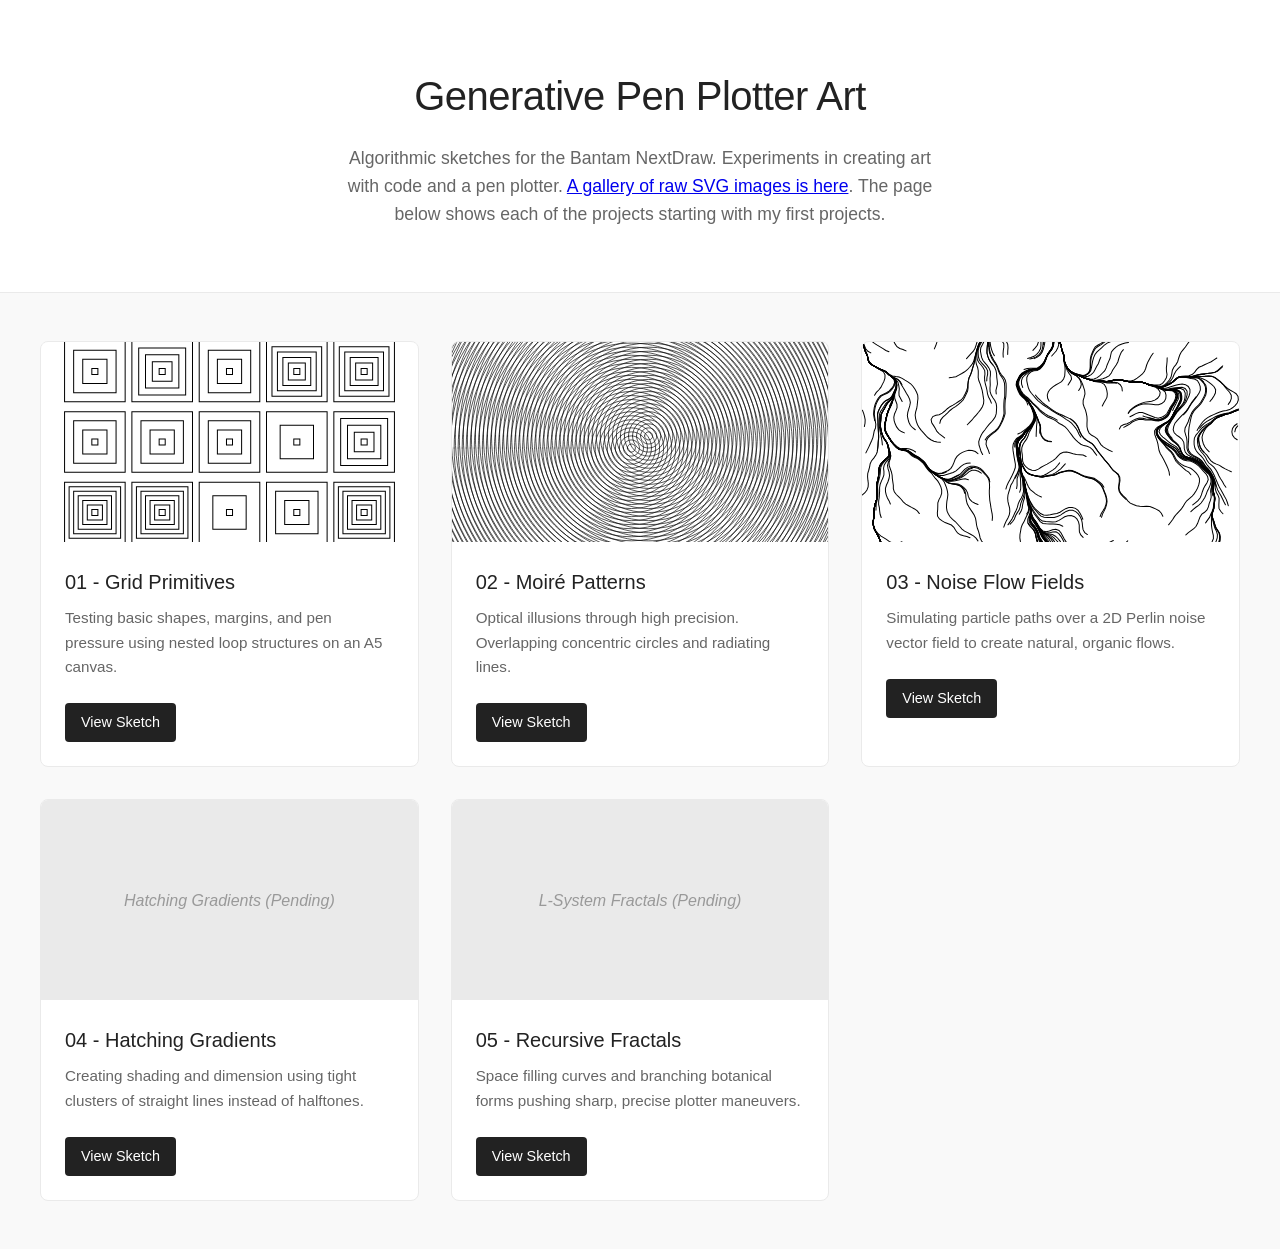
<file: index.html>
<!DOCTYPE html>
<html lang="en">

<head>
    <meta charset="UTF-8">
    <meta name="viewport" content="width=device-width, initial-scale=1.0">
    <title>Pen Plotter Generative Art Portfolio</title>
    <link rel="stylesheet" href="./assets/style.css">
</head>

<body>
    <header>
        <h1>Generative Pen Plotter Art</h1>
        <p>Algorithmic sketches for the Bantam NextDraw.
            Experiments in creating art with code and a pen plotter.
            <a href="gallery.html">A gallery of raw SVG images is here</a>.
            The page below shows each of the projects starting with my first projects.
        </p>
    </header>

    <main class="container">
        <div class="grid">
            <!-- Project 01 -->
            <div class="card">
                <img class="card-image" src="./projects/01-grid-primitives/output.svg" alt="Grid & Geometry Plot">
                <div class="card-content">
                    <h2>01 - Grid Primitives</h2>
                    <p>Testing basic shapes, margins, and pen pressure using nested loop structures on an A5 canvas.</p>
                    <a href="./projects/01-grid-primitives/" class="card-link">View Sketch</a>
                </div>
            </div>

            <!-- Project 02 -->
            <div class="card">
                <img class="card-image" src="./projects/02-moire-patterns/output.svg" alt="Moiré Patterns"
                    onerror="this.outerHTML='<div class=\'card-image\'>Moiré Patterns (Pending)</div>'">
                <div class="card-content">
                    <h2>02 - Moiré Patterns</h2>
                    <p>Optical illusions through high precision. Overlapping concentric circles and radiating lines.</p>
                    <a href="./projects/02-moire-patterns/" class="card-link">View Sketch</a>
                </div>
            </div>

            <!-- Project 03 -->
            <div class="card">
                <img class="card-image" src="./projects/03-noise-flow-field/output.svg" alt="Noise Flow Fields"
                    onerror="this.outerHTML='<div class=\'card-image\'>Noise Flow Fields (Pending)</div>'">
                <div class="card-content">
                    <h2>03 - Noise Flow Fields</h2>
                    <p>Simulating particle paths over a 2D Perlin noise vector field to create natural, organic flows.
                    </p>
                    <a href="./projects/03-noise-flow-field/" class="card-link">View Sketch</a>
                </div>
            </div>
            <div class="card">
                <div class="card-image">Hatching Gradients (Pending)</div>
                <div class="card-content">
                    <h2>04 - Hatching Gradients</h2>
                    <p>Creating shading and dimension using tight clusters of straight lines instead of halftones.</p>
                    <a href="#" class="card-link" onclick="alert('Coming soon!')">View Sketch</a>
                </div>
            </div>

            <div class="card">
                <div class="card-image">L-System Fractals (Pending)</div>
                <div class="card-content">
                    <h2>05 - Recursive Fractals</h2>
                    <p>Space filling curves and branching botanical forms pushing sharp, precise plotter maneuvers.</p>
                    <a href="#" class="card-link" onclick="alert('Coming soon!')">View Sketch</a>
                </div>
            </div>
            <!---
            <div class="card">
                <div class="card-image">Truchet Tiles (Pending)</div>
                <div class="card-content">
                    <h2>06 - Truchet Tiles</h2>
                    <p>Patterned tessellations using diagonal arrays to demonstrate alignment and cell grids.</p>
                    <a href="#" class="card-link" onclick="alert('Coming soon!')">View Sketch</a>
                </div>
            </div>

            <div class="card">
                <div class="card-image">Delaunay / Voronoi (Pending)</div>
                <div class="card-content">
                    <h2>07 - Voronoi Triangulation</h2>
                    <p>Scattering random points across the canvas and visualizing their structural relationships.</p>
                    <a href="#" class="card-link" onclick="alert('Coming soon!')">View Sketch</a>
                </div>
            </div>

            <div class="card">
                <div class="card-image">Contour Lines (Pending)</div>
                <div class="card-content">
                    <h2>08 - Topography Contours</h2>
                    <p>Marching squares algorithm simulating a 3D landscape via 2D continuous contour paths.</p>
                    <a href="#" class="card-link" onclick="alert('Coming soon!')">View Sketch</a>
                </div>
            </div>

            <div class="card">
                <div class="card-image">Single Line Fonts (Pending)</div>
                <div class="card-content">
                    <h2>09 - Single Line Fonts</h2>
                    <p>Rendering typography as paths instead of filled polygons using specialized stroke fonts.</p>
                    <a href="#" class="card-link" onclick="alert('Coming soon!')">View Sketch</a>
                </div>
            </div>

            <div class="card">
                <div class="card-image">Traveling Salesman (Pending)</div>
                <div class="card-content">
                    <h2>10 - TSP Stippling</h2>
                    <p>Mapping image density into points and drawing a single, unbroken continuous line via TSP solver.
                    </p>
                    <a href="#" class="card-link" onclick="alert('Coming soon!')">View Sketch</a>
                </div>
            </div>
--->
        </div>
    </main>
</body>

</html>
</file>
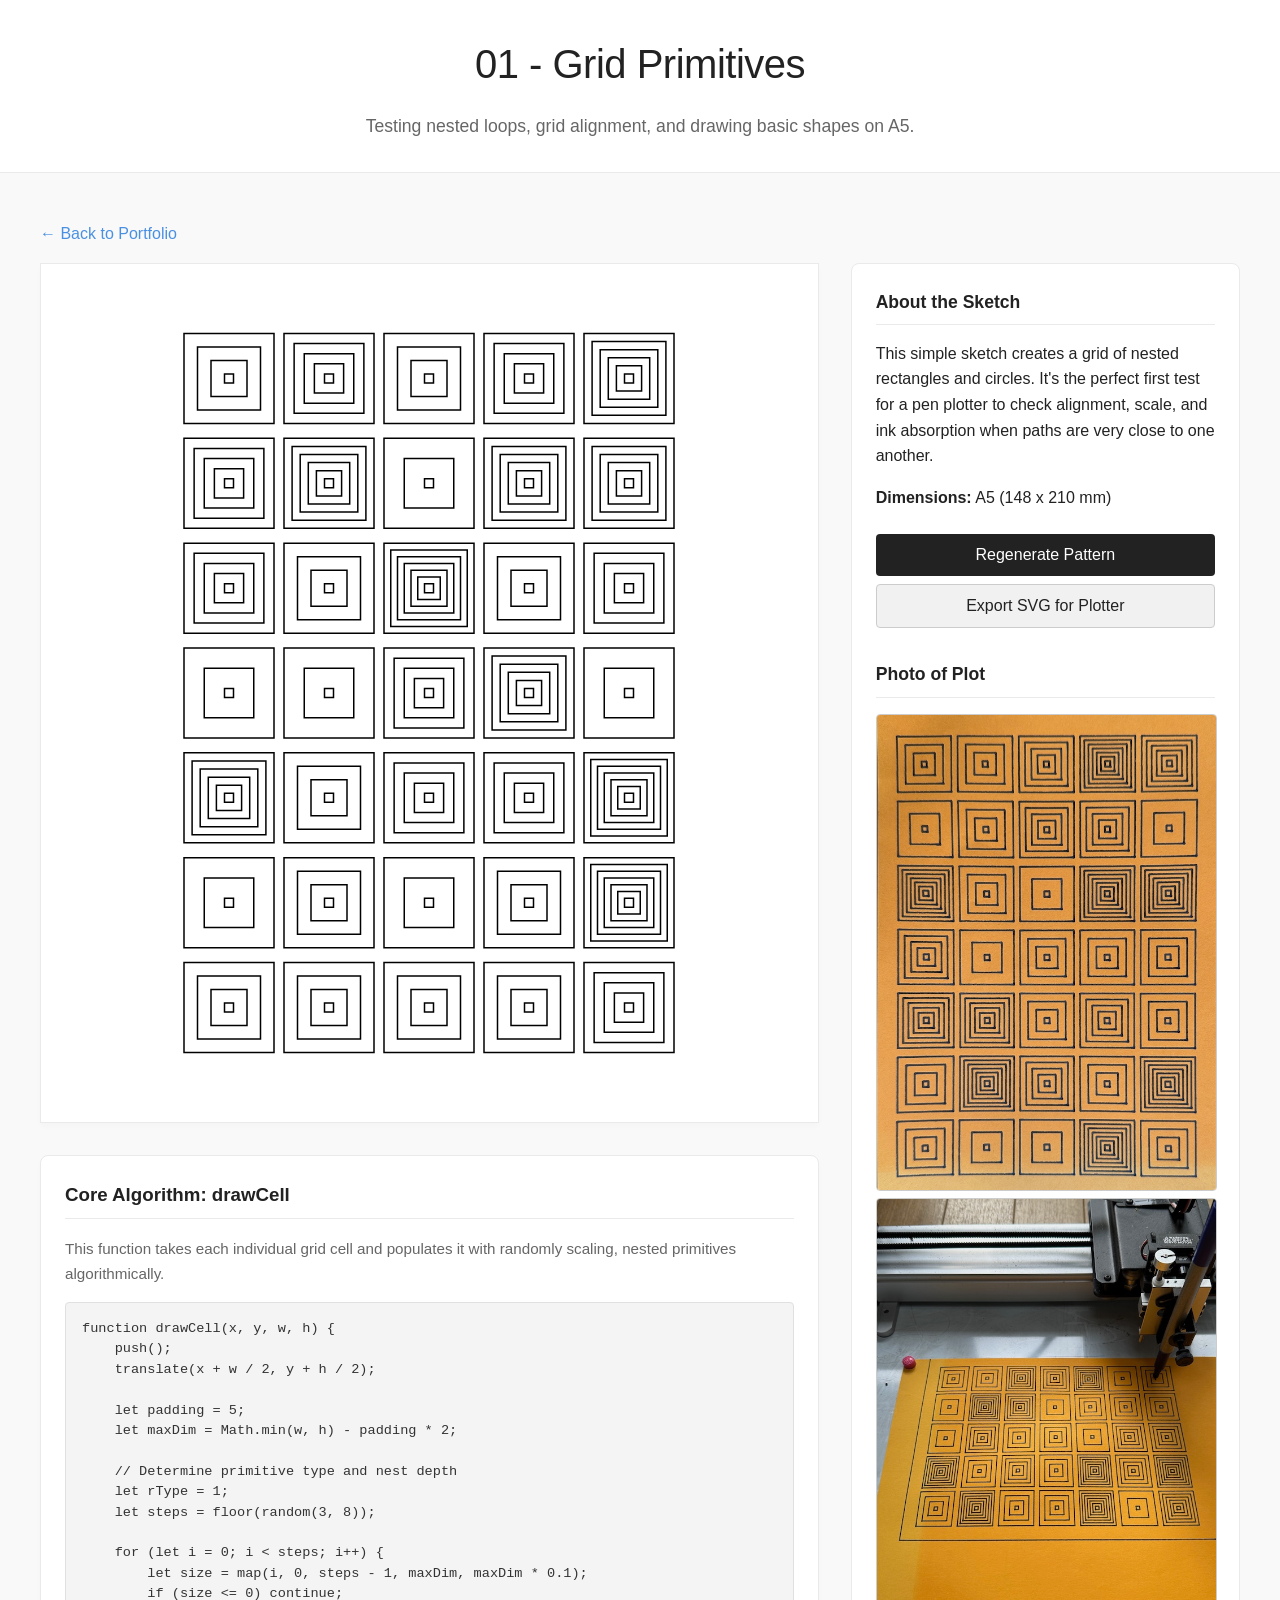
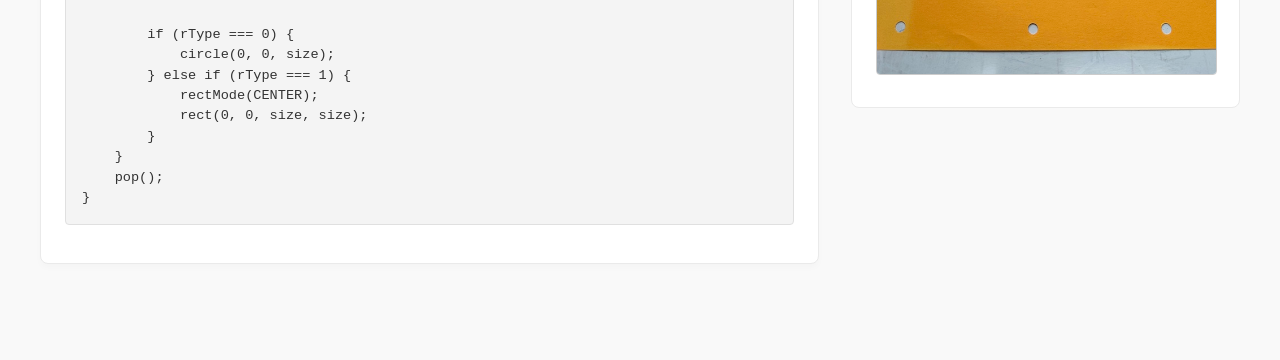
<file: projects/01-grid-primitives/index.html>
<!DOCTYPE html>
<html lang="en">

<head>
    <meta charset="UTF-8">
    <meta name="viewport" content="width=device-width, initial-scale=1.0">
    <title>01 - Grid Primitives | Pen Plotter Art</title>
    <link rel="stylesheet" href="../../assets/style.css">

    <!-- Load p5.js locally -->
    <script src="../../assets/p5.min.js"></script>
    <script src="../../assets/p5.svg.min.js"></script>
</head>

<body>
    <header style="padding: 2rem;">
        <h1>01 - Grid Primitives</h1>
        <p>Testing nested loops, grid alignment, and drawing basic shapes on A5.</p>
    </header>

    <main class="container">
        <a href="../../index.html" class="back-link">← Back to Portfolio</a>

        <div class="project-layout">
            <div class="main-column">
                <div class="canvas-container" id="p5-container">
                    <!-- p5 sketch will be injected here -->
                </div>

                <div class="code-section"
                    style="margin-top: 2rem; background: #fff; border: 1px solid #eaeaea; border-radius: 8px; padding: 1.5rem; box-shadow: 0 4px 6px rgba(0,0,0,0.02);">
                    <h3 style="margin-top: 0; border-bottom: 1px solid #eaeaea; padding-bottom: 0.5rem;">Core Algorithm:
                        drawCell</h3>
                    <p style="color: #666; font-size: 0.95rem; margin-bottom: 1rem;">This function takes each individual
                        grid cell and populates it with randomly scaling, nested primitives algorithmically.</p>
                    <pre
                        style="background: #f4f4f4; color: #333; padding: 1rem; border-radius: 4px; overflow-x: auto; font-size: 0.85rem; font-family: ui-monospace, 'Courier New', Courier, monospace; border: 1px solid #e0e0e0; line-height: 1.5;"><code>function drawCell(x, y, w, h) {
    push();
    translate(x + w / 2, y + h / 2);

    let padding = 5;
    let maxDim = Math.min(w, h) - padding * 2;

    // Determine primitive type and nest depth
    let rType = 1;
    let steps = floor(random(3, 8));

    for (let i = 0; i < steps; i++) {
        let size = map(i, 0, steps - 1, maxDim, maxDim * 0.1);
        if (size <= 0) continue;

        if (rType === 0) {
            circle(0, 0, size);
        } else if (rType === 1) {
            rectMode(CENTER);
            rect(0, 0, size, size);
        }
    }
    pop();
}</code></pre>
                </div>
            </div>

            <div class="sidebar">
                <h3>About the Sketch</h3>
                <p>This simple sketch creates a grid of nested rectangles and circles. It's the perfect first test for a
                    pen plotter to check alignment, scale, and ink absorption when paths are very close to one another.
                </p>
                <p><strong>Dimensions:</strong> A5 (148 x 210 mm)</p>

                <div class="controls">
                    <button id="btn-animate" class="btn">Regenerate Pattern</button>
                    <button id="btn-export" class="btn secondary">Export SVG for Plotter</button>
                </div>

                <div style="margin-top: 2rem;">
                    <h3>Photo of Plot</h3>
                    <img src="photo.jpeg" alt="Photo of Plot"
                        style="max-width: 100%; height: auto; border: 1px solid #ccc; border-radius: 4px;">
                    <img src="photo1.jpeg" alt="Photo of Plot"
                        style="max-width: 100%; height: auto; border: 1px solid #ccc; border-radius: 4px;">
                </div>
            </div>
        </div>
    </main>

    <script src="sketch.js"></script>
</body>

</html>
</file>
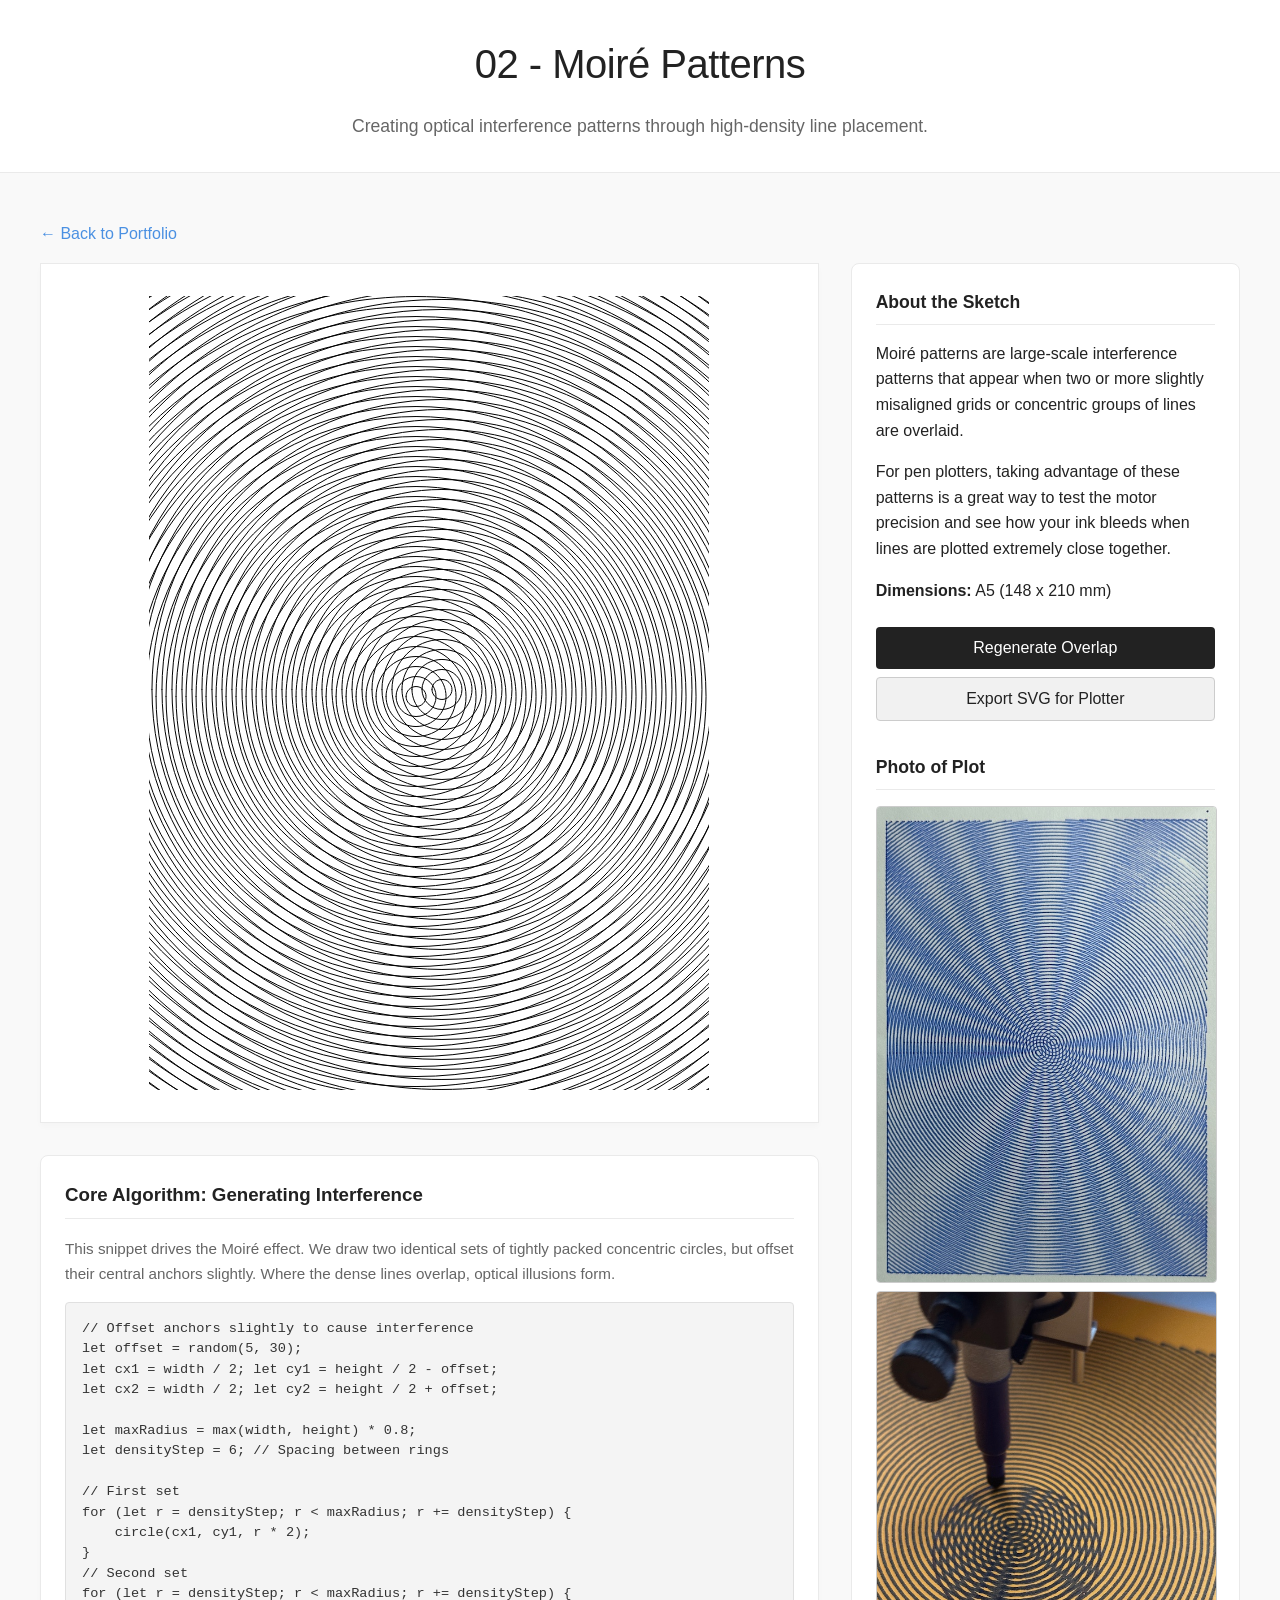
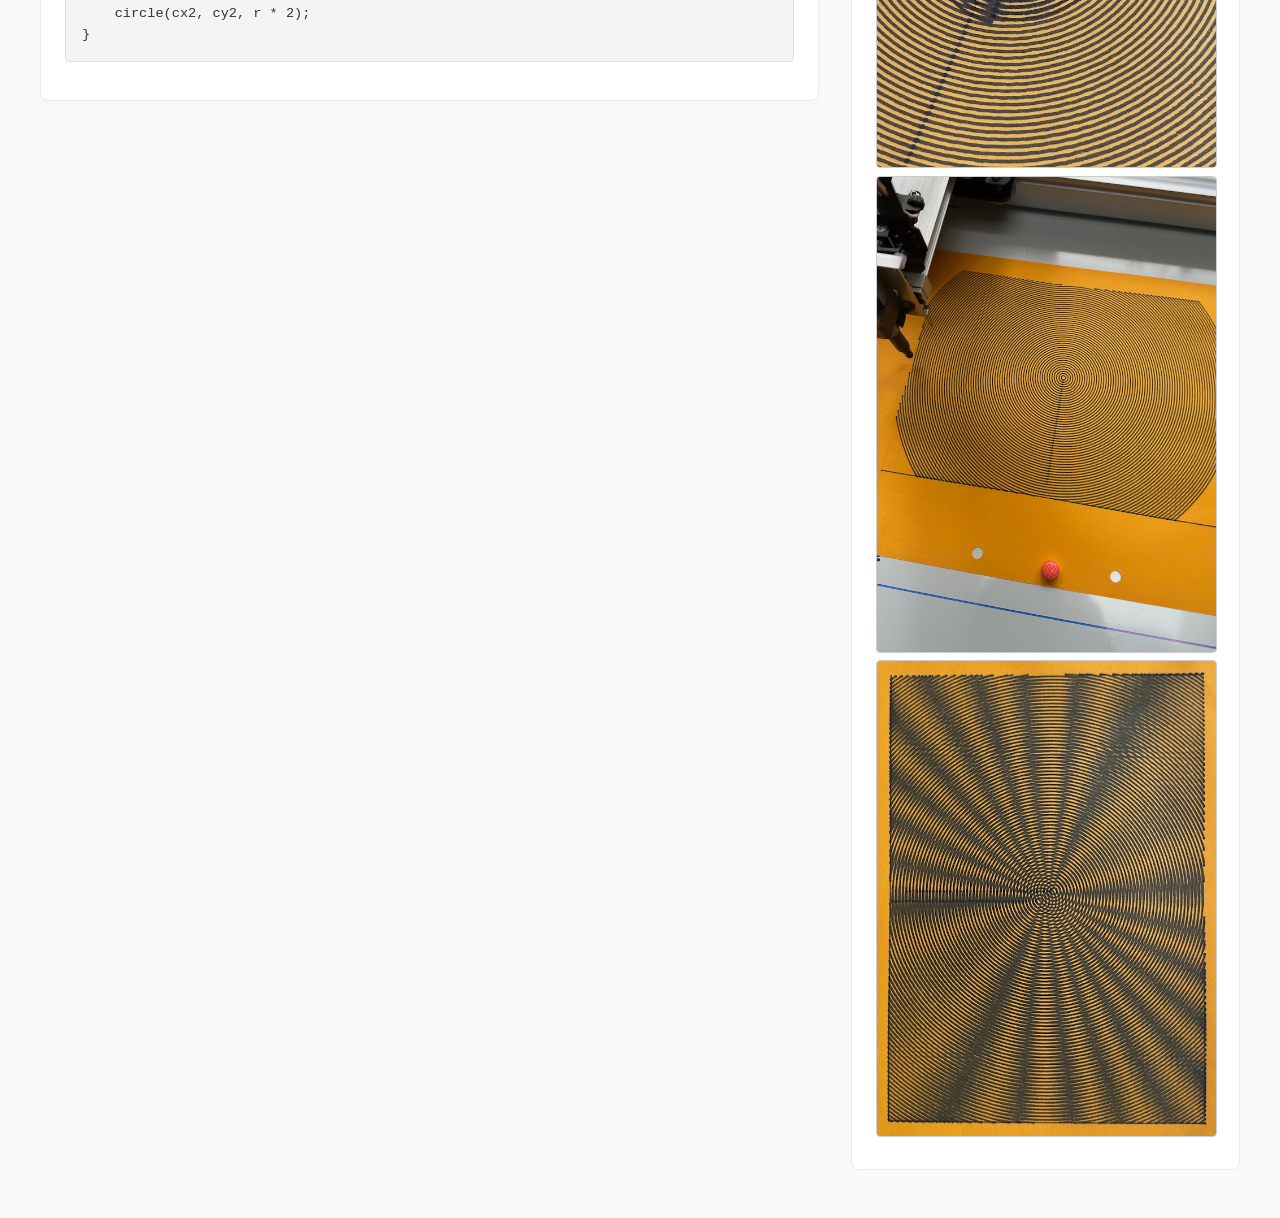
<file: projects/02-moire-patterns/index.html>
<!DOCTYPE html>
<html lang="en">

<head>
    <meta charset="UTF-8">
    <meta name="viewport" content="width=device-width, initial-scale=1.0">
    <title>02 - Moiré Patterns | Pen Plotter Art</title>
    <link rel="stylesheet" href="../../assets/style.css">

    <!-- Load p5.js locally -->
    <script src="../../assets/p5.min.js"></script>
    <script src="../../assets/p5.svg.min.js"></script>
</head>

<body>
    <header style="padding: 2rem;">
        <h1>02 - Moiré Patterns</h1>
        <p>Creating optical interference patterns through high-density line placement.</p>
    </header>

    <main class="container">
        <a href="../../index.html" class="back-link">← Back to Portfolio</a>

        <div class="project-layout">
            <div class="main-column">
                <div class="canvas-container" id="p5-container">
                    <!-- p5 sketch will be injected here -->
                </div>

                <div class="code-section"
                    style="margin-top: 2rem; background: #fff; border: 1px solid #eaeaea; border-radius: 8px; padding: 1.5rem; box-shadow: 0 4px 6px rgba(0,0,0,0.02);">
                    <h3 style="margin-top: 0; border-bottom: 1px solid #eaeaea; padding-bottom: 0.5rem;">Core Algorithm:
                        Generating Interference</h3>
                    <p style="color: #666; font-size: 0.95rem; margin-bottom: 1rem;">This snippet drives the Moiré
                        effect. We draw two identical sets of tightly packed concentric circles, but offset their
                        central anchors slightly. Where the dense lines overlap, optical illusions form.</p>
                    <pre
                        style="background: #f4f4f4; color: #333; padding: 1rem; border-radius: 4px; overflow-x: auto; font-size: 0.85rem; font-family: ui-monospace, 'Courier New', Courier, monospace; border: 1px solid #e0e0e0; line-height: 1.5;"><code>// Offset anchors slightly to cause interference
let offset = random(5, 30);
let cx1 = width / 2; let cy1 = height / 2 - offset;
let cx2 = width / 2; let cy2 = height / 2 + offset;

let maxRadius = max(width, height) * 0.8;
let densityStep = 6; // Spacing between rings

// First set
for (let r = densityStep; r < maxRadius; r += densityStep) {
    circle(cx1, cy1, r * 2);
}
// Second set
for (let r = densityStep; r < maxRadius; r += densityStep) {
    circle(cx2, cy2, r * 2);
}</code></pre>
                </div>
            </div>

            <div class="sidebar">
                <h3>About the Sketch</h3>
                <p>Moiré patterns are large-scale interference patterns that appear when two or more slightly misaligned
                    grids or concentric groups of lines are overlaid.</p>
                <p>For pen plotters, taking advantage of these patterns is a great way to test the motor precision and
                    see how your ink bleeds when lines are plotted extremely close together.</p>
                <p><strong>Dimensions:</strong> A5 (148 x 210 mm)</p>

                <div class="controls">
                    <button id="btn-animate" class="btn">Regenerate Overlap</button>
                    <button id="btn-export" class="btn secondary">Export SVG for Plotter</button>
                </div>

                <div style="margin-top: 2rem;">
                    <h3>Photo of Plot</h3>
                    <img src="photo.jpeg" alt="Photo of Plot"
                        style="max-width: 100%; height: auto; border: 1px solid #ccc; border-radius: 4px;">
                    <img src="photo1.jpeg" alt="Photo of Plot"
                        style="max-width: 100%; height: auto; border: 1px solid #ccc; border-radius: 4px;">
                    <img src="photo2.jpeg" alt="Photo of Plot"
                        style="max-width: 100%; height: auto; border: 1px solid #ccc; border-radius: 4px;">
                    <img src="photo3.jpeg" alt="Photo of Plot"
                        style="max-width: 100%; height: auto; border: 1px solid #ccc; border-radius: 4px;">
                </div>
            </div>
        </div>
    </main>

    <script src="sketch.js"></script>
</body>

</html>
</file>
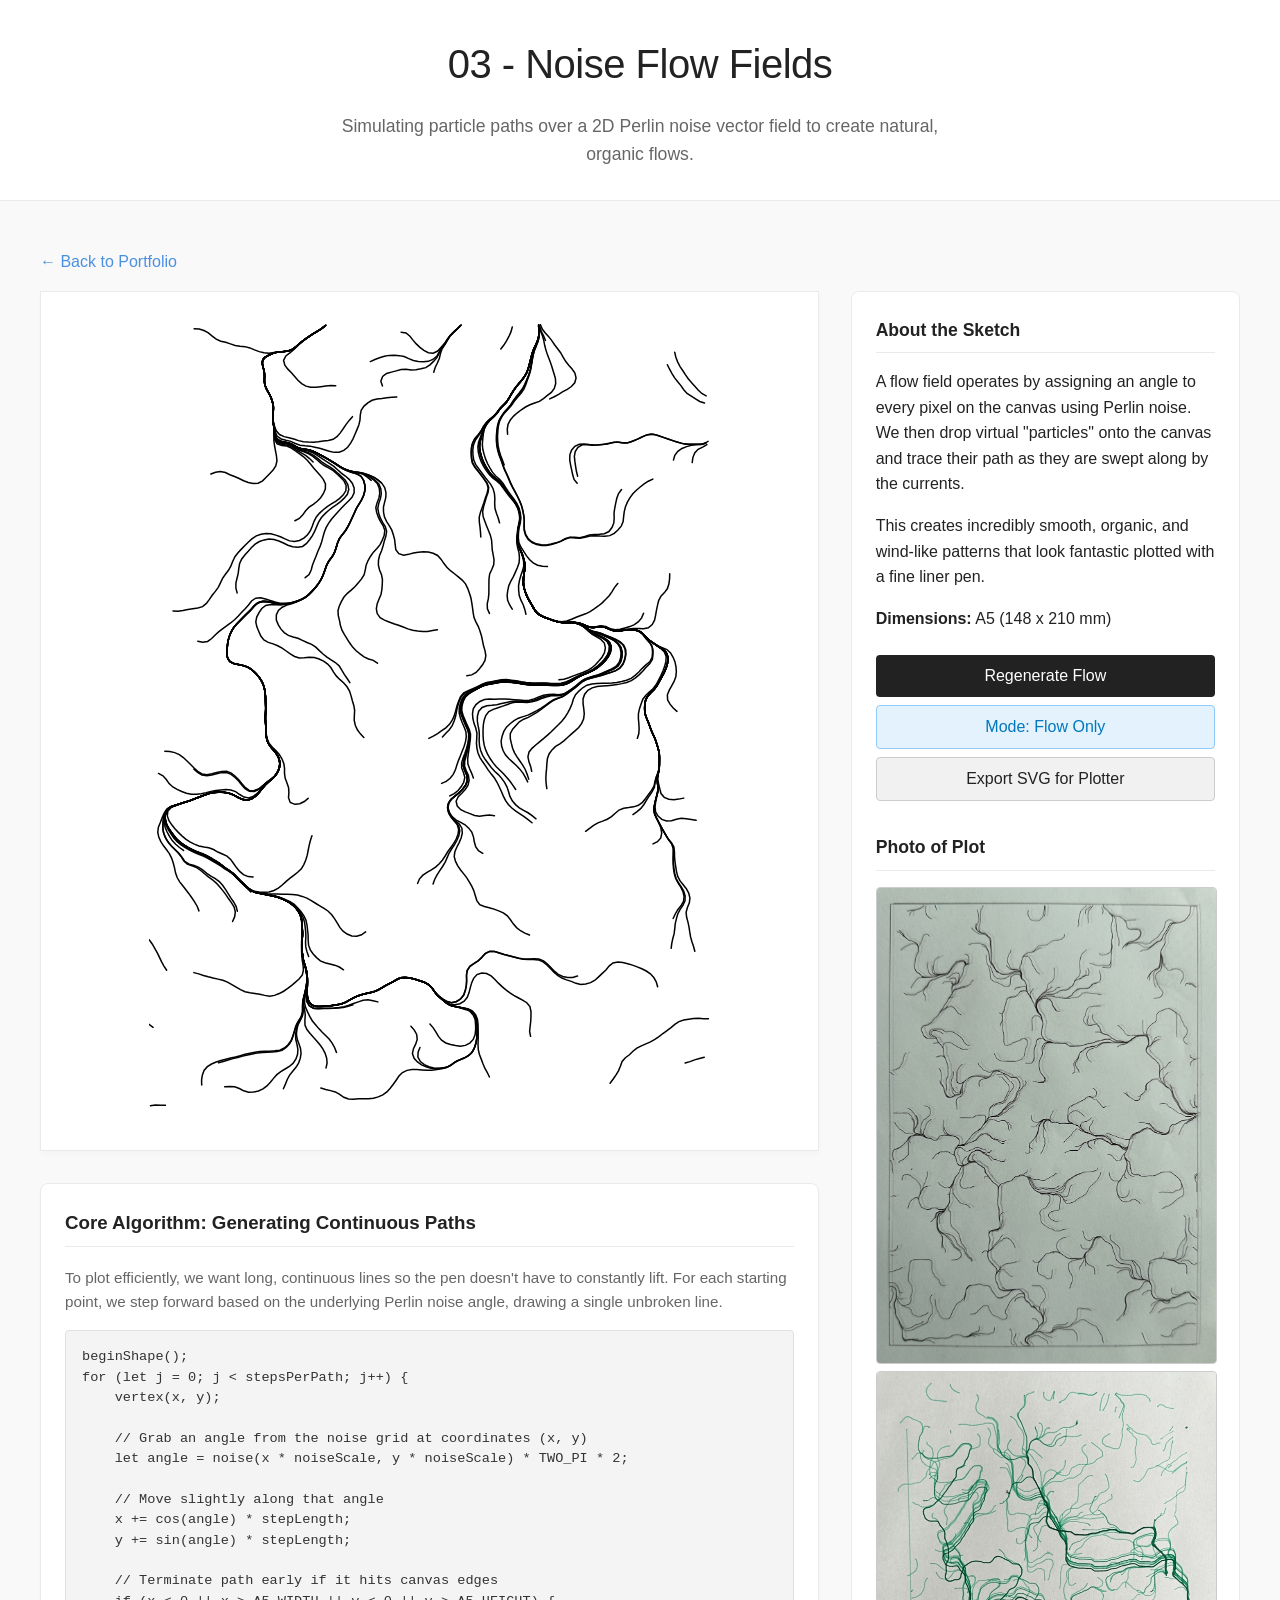
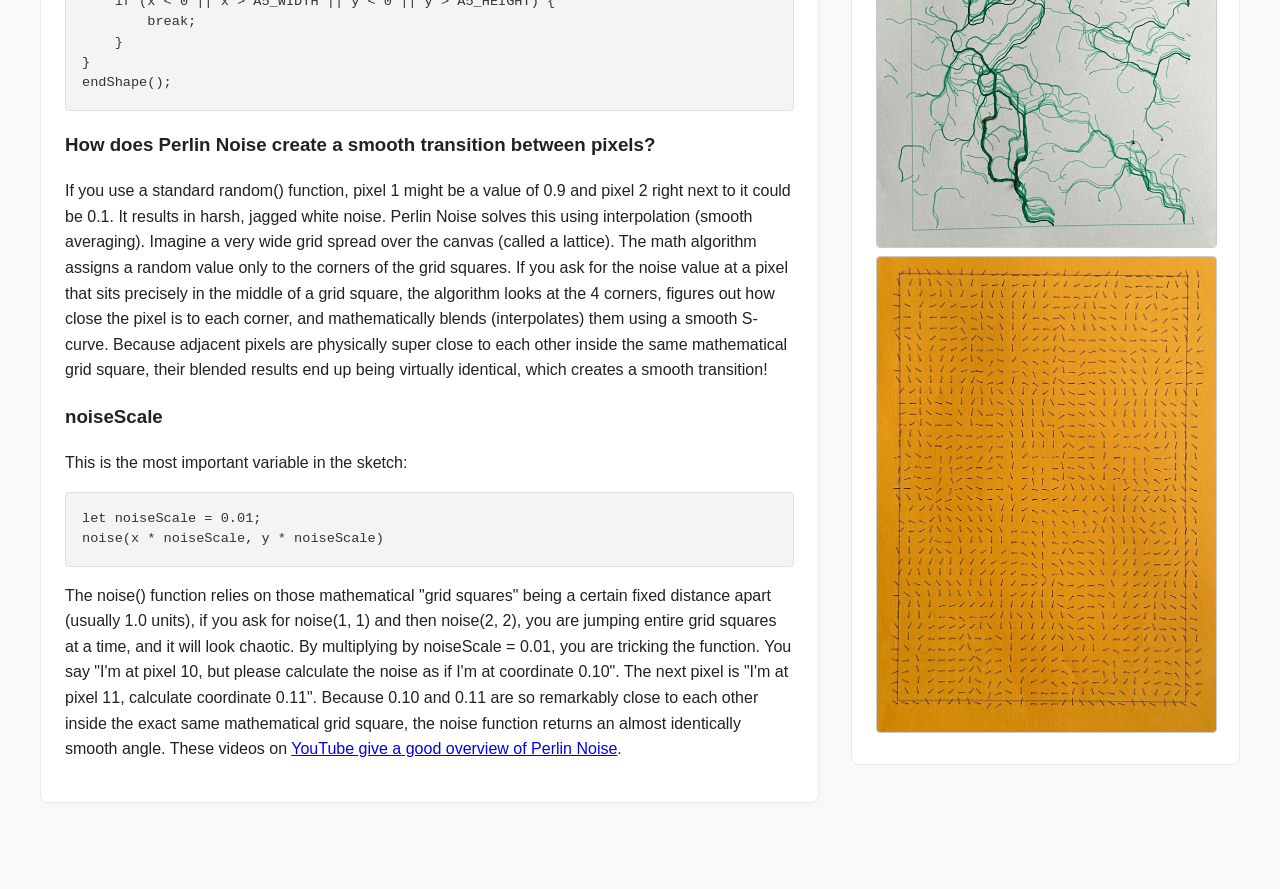
<file: projects/03-noise-flow-field/index.html>
<!DOCTYPE html>
<html lang="en">

<head>
    <meta charset="UTF-8">
    <meta name="viewport" content="width=device-width, initial-scale=1.0">
    <title>03 - Noise Flow Fields | Pen Plotter Art</title>
    <link rel="stylesheet" href="../../assets/style.css">

    <!-- Load p5.js locally -->
    <script src="../../assets/p5.min.js"></script>
    <script src="../../assets/p5.svg.min.js"></script>
</head>

<body>
    <header style="padding: 2rem;">
        <h1>03 - Noise Flow Fields</h1>
        <p>Simulating particle paths over a 2D Perlin noise vector field to create natural, organic flows.</p>
    </header>

    <main class="container">
        <a href="../../index.html" class="back-link">← Back to Portfolio</a>

        <div class="project-layout">
            <div class="main-column">
                <div class="canvas-container" id="p5-container">
                    <!-- p5 sketch will be injected here -->
                </div>

                <div class="code-section"
                    style="margin-top: 2rem; background: #fff; border: 1px solid #eaeaea; border-radius: 8px; padding: 1.5rem; box-shadow: 0 4px 6px rgba(0,0,0,0.02);">
                    <h3 style="margin-top: 0; border-bottom: 1px solid #eaeaea; padding-bottom: 0.5rem;">Core Algorithm:
                        Generating Continuous Paths</h3>
                    <p style="color: #666; font-size: 0.95rem; margin-bottom: 1rem;">To plot efficiently, we want long,
                        continuous lines so the pen doesn't have to constantly lift. For each starting point, we step
                        forward based on the underlying Perlin noise angle, drawing a single unbroken line.</p>
                    <pre
                        style="background: #f4f4f4; color: #333; padding: 1rem; border-radius: 4px; overflow-x: auto; font-size: 0.85rem; font-family: ui-monospace, 'Courier New', Courier, monospace; border: 1px solid #e0e0e0; line-height: 1.5;"><code>beginShape();
for (let j = 0; j < stepsPerPath; j++) {
    vertex(x, y);

    // Grab an angle from the noise grid at coordinates (x, y)
    let angle = noise(x * noiseScale, y * noiseScale) * TWO_PI * 2;
    
    // Move slightly along that angle
    x += cos(angle) * stepLength;
    y += sin(angle) * stepLength;

    // Terminate path early if it hits canvas edges
    if (x < 0 || x > A5_WIDTH || y < 0 || y > A5_HEIGHT) {
        break;
    }
}
endShape();</code></pre>


                    <h3>How does Perlin Noise create a smooth transition between pixels?</h3>
                    <p>If you use a standard random() function, pixel 1 might be a value of 0.9 and pixel 2 right next
                        to it could be 0.1. It results in harsh, jagged white noise. Perlin Noise solves this using
                        interpolation (smooth averaging). Imagine a very wide grid spread over the canvas (called a
                        lattice). The math algorithm assigns a random value only to the corners of the grid squares. If
                        you ask for the noise value at a pixel that sits precisely in the middle of a grid square, the
                        algorithm looks at the 4 corners, figures out how close the pixel is to each corner, and
                        mathematically blends (interpolates) them using a smooth S-curve. Because adjacent pixels are
                        physically super close to each other inside the same mathematical grid square, their blended
                        results end up being virtually identical, which creates a smooth transition!</p>

                    <h3>noiseScale</h3>
                    <p>This is the most important variable in the sketch:</p>
                    <pre
                        style="background: #f4f4f4; color: #333; padding: 1rem; border-radius: 4px; overflow-x: auto; font-size: 0.85rem; font-family: ui-monospace, 'Courier New', Courier, monospace; border: 1px solid #e0e0e0; line-height: 1.5;"><code>let noiseScale = 0.01;
noise(x * noiseScale, y * noiseScale)</code></pre>
                    <p>The noise() function relies on those mathematical "grid squares" being a certain fixed distance
                        apart (usually 1.0 units), if you ask for noise(1, 1) and then noise(2, 2), you are jumping
                        entire grid squares at a time, and it will look chaotic. By multiplying by noiseScale = 0.01,
                        you are tricking the function. You say "I'm at pixel 10, but please calculate the noise as if
                        I'm
                        at coordinate 0.10". The next pixel is "I'm at pixel 11, calculate coordinate 0.11". Because
                        0.10 and 0.11 are so remarkably close to each other inside the exact same mathematical grid
                        square, the noise function returns an almost identically smooth angle. These videos on <a
                            href="https://www.youtube.com/watch?v=9LmeyvbforA">YouTube give a good overview of Perlin
                            Noise</a>.</p>
                </div>
            </div>

            <div class="sidebar">
                <h3>About the Sketch</h3>
                <p>A flow field operates by assigning an angle to every pixel on the canvas using Perlin noise. We then
                    drop virtual "particles" onto the canvas and trace their path as they are swept along by the
                    currents.</p>
                <p>This creates incredibly smooth, organic, and wind-like patterns that look fantastic plotted with a
                    fine liner pen.</p>
                <p><strong>Dimensions:</strong> A5 (148 x 210 mm)</p>

                <div class="controls">
                    <button id="btn-animate" class="btn">Regenerate Flow</button>
                    <button id="btn-toggle-grid" class="btn secondary"
                        style="margin-bottom: 0.5rem; background-color: #e3f2fd; border-color: #90caf9; color: #0277bd;">Toggle
                        Hidden Grid</button>
                    <button id="btn-export" class="btn secondary">Export SVG for Plotter</button>
                </div>

                <div style="margin-top: 2rem;">
                    <h3>Photo of Plot</h3>
                    <img src="photo.jpeg" alt="Photo of Plot"
                        style="max-width: 100%; height: auto; border: 1px solid #ccc; border-radius: 4px;">
                    <img src="photo1.jpeg" alt="Photo of Plot"
                        style="max-width: 100%; height: auto; border: 1px solid #ccc; border-radius: 4px;">
                    <img src="photo2.jpeg" alt="Photo of Plot"
                        style="max-width: 100%; height: auto; border: 1px solid #ccc; border-radius: 4px;">
                </div>
            </div>
        </div>
    </main>

    <script src="sketch.js"></script>
</body>

</html>
</file>
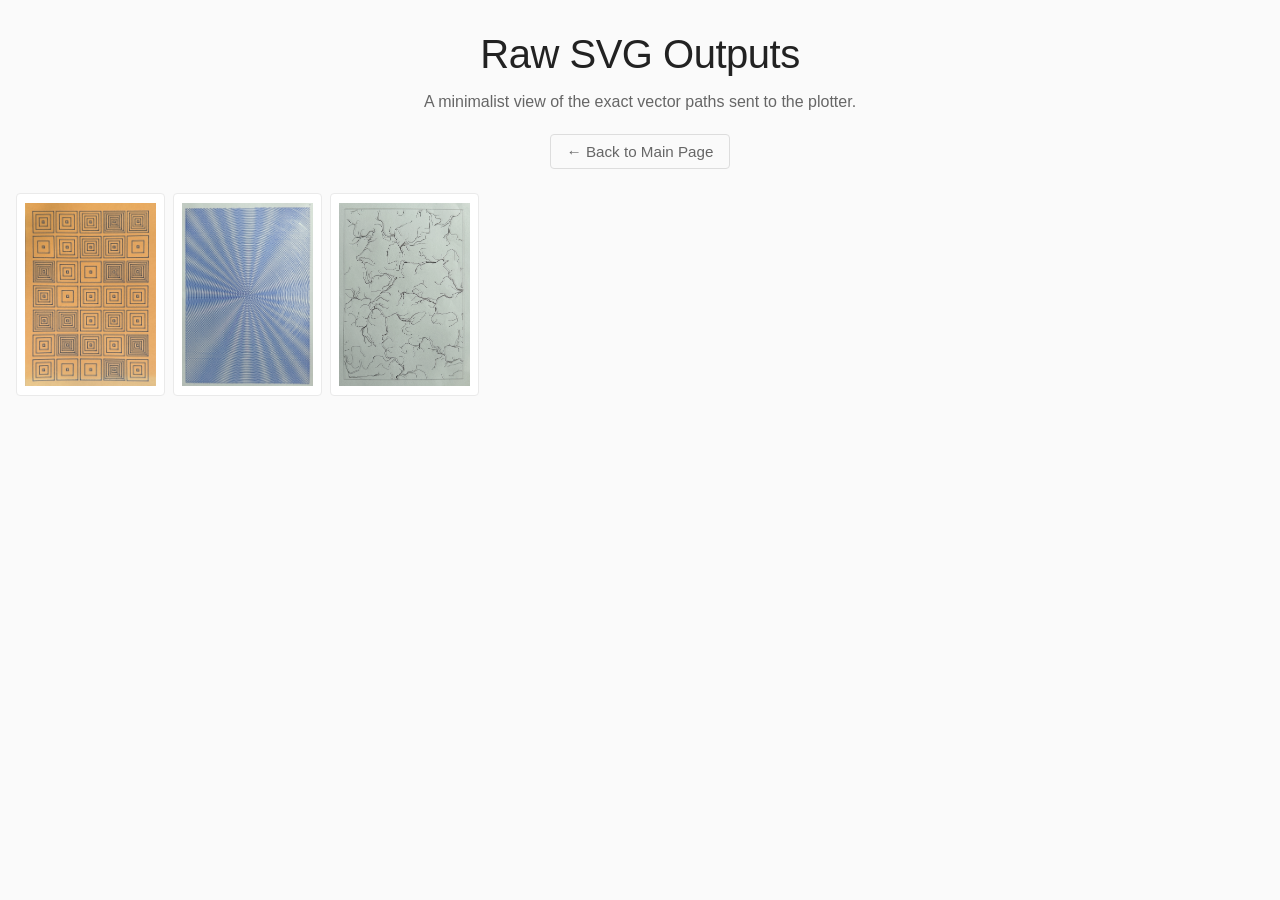
<file: gallery.html>
<!DOCTYPE html>
<html lang="en">

<head>
    <meta charset="UTF-8">
    <meta name="viewport" content="width=device-width, initial-scale=1.0">
    <title>Raw SVG Gallery | Pen Plotter Art</title>
    <style>
        body {
            margin: 0;
            padding: 2rem 1rem;
            font-family: 'Helvetica Neue', Helvetica, Arial, sans-serif;
            background-color: #fafafa;
            color: #222;
        }

        header {
            text-align: center;
            margin-bottom: 2rem;
        }

        h1 {
            font-weight: 300;
            font-size: 2.5rem;
            margin: 0 0 1rem 0;
            letter-spacing: -0.5px;
        }

        .back-link {
            text-decoration: none;
            color: #666;
            font-size: 0.95rem;
            border: 1px solid #ddd;
            padding: 0.5rem 1rem;
            border-radius: 4px;
            transition: all 0.2s;
        }

        .back-link:hover {
            color: #000;
            border-color: #999;
            background: #fff;
        }

        .gallery-grid {
            display: grid;
            /* Halved width (140px approx half of 280px) and minimal gap */
            grid-template-columns: repeat(auto-fill, minmax(140px, 1fr));
            gap: 0.5rem;
            max-width: 1400px;
            margin: 0 auto;
        }

        .gallery-item {
            display: block;
            text-decoration: none;
            background: #fff;
            border: 1px solid #eaeaea;
            border-radius: 4px;
            padding: 0.5rem;
            /* Reduced padding */
            transition: transform 0.2s ease, box-shadow 0.2s ease;
            aspect-ratio: 1 / 1.414;
            position: relative;
            overflow: hidden;
            display: flex;
            align-items: center;
            justify-content: center;
        }

        .gallery-item:hover {
            transform: translateY(-4px);
            box-shadow: 0 6px 12px rgba(0, 0, 0, 0.08);
            border-color: #ccc;
            z-index: 10;
        }

        .gallery-item img {
            width: 100%;
            height: 100%;
            object-fit: contain;
            opacity: 0.85;
            transition: opacity 0.3s;
        }

        .gallery-item:hover img {
            opacity: 1;
        }

        .overlay {
            position: absolute;
            bottom: 0;
            left: 0;
            right: 0;
            background: rgba(255, 255, 255, 0.95);
            padding: 0.5rem;
            text-align: center;
            font-size: 0.75rem;
            font-weight: 500;
            color: #111;
            border-top: 1px solid #eaeaea;
            transform: translateY(100%);
            transition: transform 0.3s cubic-bezier(0.165, 0.84, 0.44, 1);
        }

        .gallery-item:hover .overlay {
            transform: translateY(0);
        }

        .placeholder {
            width: 100%;
            height: 100%;
            display: flex;
            align-items: center;
            justify-content: center;
            color: #bbb;
            font-style: italic;
            font-size: 0.7rem;
            text-align: center;
            background: #fdfdfd;
        }
    </style>
</head>

<body>
    <header>
        <h1>Raw SVG Outputs</h1>
        <p style="color: #666; margin-bottom: 2rem;">A minimalist view of the exact vector paths sent to the plotter.
        </p>
        <a href="index.html" class="back-link">← Back to Main Page</a>
    </header>

    <div class="gallery-grid" id="dynamic-grid">
        <!-- Javascript will automatically populate the contents by reading index.html -->
    </div>

    <script>
        // Because a static site (like Github Pages) has no active server to read the filesystem directories,
        // we use a neat trick: we fetch the main index.html file, find all links pointing to project folders,
        // and dynamically generate the gallery thumbnails based on your portfolio.
        // This way, you only ever update index.html, and this gallery updates automatically!

        fetch('index.html')
            .then(response => response.text())
            .then(html => {
                const parser = new DOMParser();
                const doc = parser.parseFromString(html, 'text/html');
                const links = doc.querySelectorAll('.card-content a');
                const grid = document.getElementById('dynamic-grid');

                links.forEach(link => {
                    const href = link.getAttribute('href');

                    // Only process links pointing to the projects directory
                    if (href && href.startsWith('./projects/')) {
                        const title = link.parentElement.querySelector('h2').innerText;
                        // Normalize the href (remove leading ./)
                        const cleanPath = href.replace('./', '');

                        // Create the gallery anchor wrapper
                        const a = document.createElement('a');
                        a.href = cleanPath;
                        a.className = 'gallery-item';

                        // Create and load the image
                        const img = document.createElement('img');
                        // Use output.svg as per standard
                        img.src = `${cleanPath}photo.jpeg`;
                        img.alt = title;
                        // Provide a placeholder fallback if the SVG does not exist yet
                        img.onerror = function () {
                            this.outerHTML = '<div class="placeholder">Pending<br>SVG Generation</div>';
                        };

                        // Create the hover text strip
                        const overlay = document.createElement('div');
                        overlay.className = 'overlay';
                        overlay.innerText = title;

                        a.appendChild(img);
                        a.appendChild(overlay);
                        grid.appendChild(a);
                    }
                });
            })
            .catch(err => {
                console.error('Error fetching project list:', err);
                document.getElementById('dynamic-grid').innerHTML = '<p style="text-align: center; grid-column: 1/-1;">Could not load project index.</p>';
            });
    </script>
</body>

</html>
</file>
<file: assets/style.css>
:root {
  --bg-color: #f9f9f9;
  --text-color: #222;
  --accent-color: #4a90e2;
  --card-bg: #fff;
  --border-color: #eaeaea;
}

body {
  margin: 0;
  padding: 0;
  font-family: 'Helvetica Neue', Helvetica, Arial, sans-serif;
  background-color: var(--bg-color);
  color: var(--text-color);
  line-height: 1.6;
}

header {
  padding: 4rem 2rem;
  text-align: center;
  background-color: var(--card-bg);
  border-bottom: 1px solid var(--border-color);
}

header h1 {
  margin: 0;
  font-size: 2.5rem;
  font-weight: 300;
  letter-spacing: -0.5px;
}

header p {
  color: #666;
  max-width: 600px;
  margin: 1rem auto 0;
  font-size: 1.1rem;
}

.container {
  max-width: 1200px;
  margin: 0 auto;
  padding: 3rem 2rem;
}

.grid {
  display: grid;
  grid-template-columns: repeat(auto-fill, minmax(300px, 1fr));
  gap: 2rem;
}

.card {
  background-color: var(--card-bg);
  border: 1px solid var(--border-color);
  border-radius: 8px;
  overflow: hidden;
  transition: transform 0.2s ease, box-shadow 0.2s ease;
  display: flex;
  flex-direction: column;
}

.card:hover {
  transform: translateY(-5px);
  box-shadow: 0 10px 20px rgba(0,0,0,0.05);
}

.card-image {
  background-color: #eaeaea;
  height: 200px;
  display: flex;
  align-items: center;
  justify-content: center;
  color: #999;
  font-style: italic;
  object-fit: cover;
  width: 100%;
}

.card-content {
  padding: 1.5rem;
  flex-grow: 1;
}

.card h2 {
  margin: 0 0 0.5rem 0;
  font-size: 1.25rem;
  font-weight: 500;
}

.card p {
  color: #666;
  margin: 0 0 1.5rem 0;
  font-size: 0.95rem;
}

.card-link {
  display: inline-block;
  text-decoration: none;
  color: var(--card-bg);
  background-color: var(--text-color);
  padding: 0.5rem 1rem;
  border-radius: 4px;
  font-size: 0.9rem;
  font-weight: 500;
  transition: background-color 0.2s;
  margin-top: auto;
  align-self: flex-start;
}

.card-link:hover {
  background-color: #000;
}

/* Project specific layout */
.project-header {
  padding: 2rem 0;
  border-bottom: 1px solid var(--border-color);
  margin-bottom: 2rem;
}

.project-title {
  font-size: 2rem;
  font-weight: 300;
  margin-bottom: 0.5rem;
}

.project-layout {
  display: grid;
  grid-template-columns: 2fr 1fr;
  gap: 2rem;
  align-items: start;
}

.canvas-container {
  background: #fff;
  border: 1px solid var(--border-color);
  box-shadow: 0 4px 6px rgba(0,0,0,0.02);
  display: flex;
  align-items: center;
  justify-content: center;
  padding: 2rem;
  min-height: 400px;
  width: 100%;
  box-sizing: border-box;
}

/* Ensure the injected SVG or Canvas shrinks on mobile screens */
.canvas-container canvas, 
.canvas-container svg {
  max-width: 100% !important;
  height: auto !important;
}

@media (max-width: 768px) {
  .project-layout {
    grid-template-columns: 1fr;
  }
  .canvas-container {
    padding: 1rem;
    min-height: 300px;
  }
}

.sidebar {
  background: var(--card-bg);
  padding: 1.5rem;
  border-radius: 8px;
  border: 1px solid var(--border-color);
}

.sidebar h3 {
  margin-top: 0;
  font-size: 1.1rem;
  border-bottom: 1px solid var(--border-color);
  padding-bottom: 0.5rem;
  margin-bottom: 1rem;
}

.controls {
  margin-top: 1.5rem;
}

.btn {
  display: block;
  width: 100%;
  padding: 0.75rem;
  background-color: var(--text-color);
  color: white;
  text-align: center;
  text-decoration: none;
  border: none;
  border-radius: 4px;
  cursor: pointer;
  font-size: 1rem;
  transition: background-color 0.2s;
  margin-bottom: 0.5rem;
}

.btn:hover {
  background-color: #000;
}

.btn.secondary {
  background-color: #f1f1f1;
  color: var(--text-color);
  border: 1px solid #ccc;
}

.btn.secondary:hover {
  background-color: #e4e4e4;
}

.back-link {
  display: inline-block;
  margin-bottom: 1rem;
  text-decoration: none;
  color: var(--accent-color);
  font-weight: 500;
}
.back-link:hover {
  text-decoration: underline;
}
</file>
